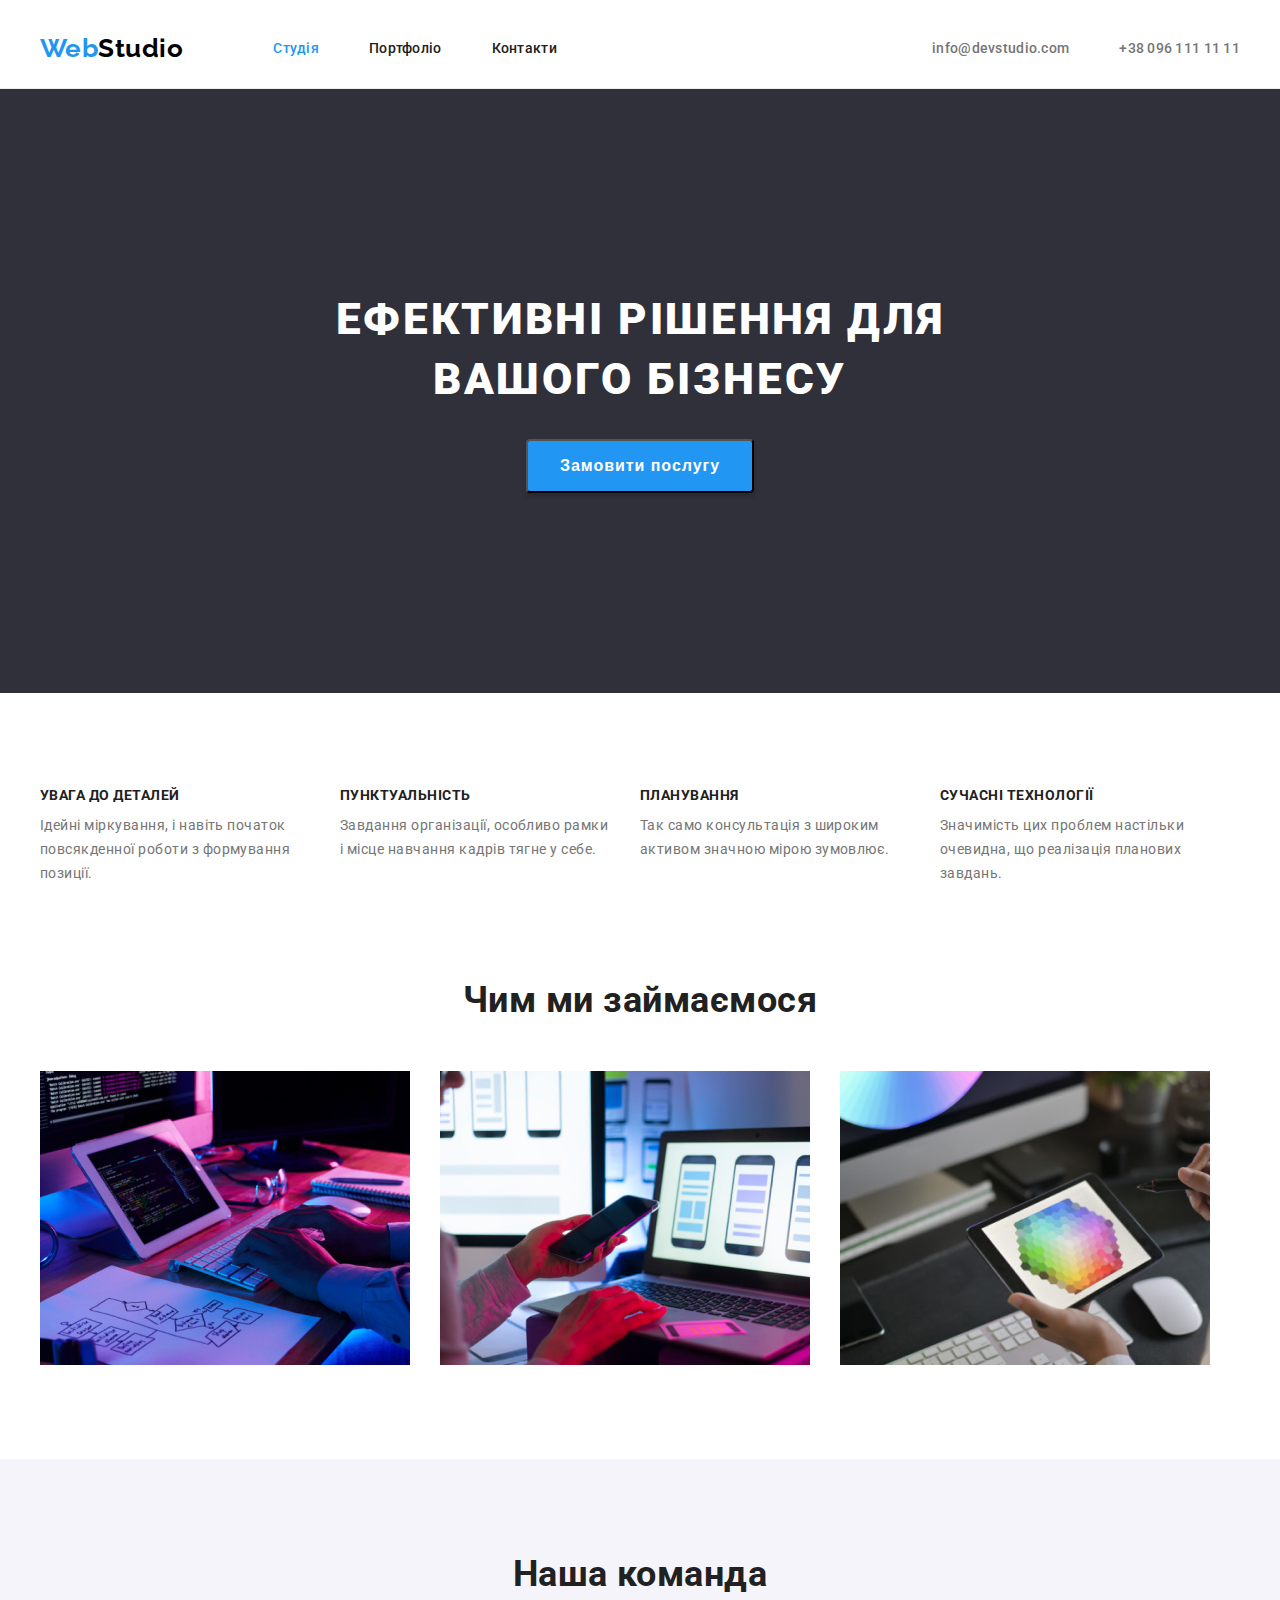
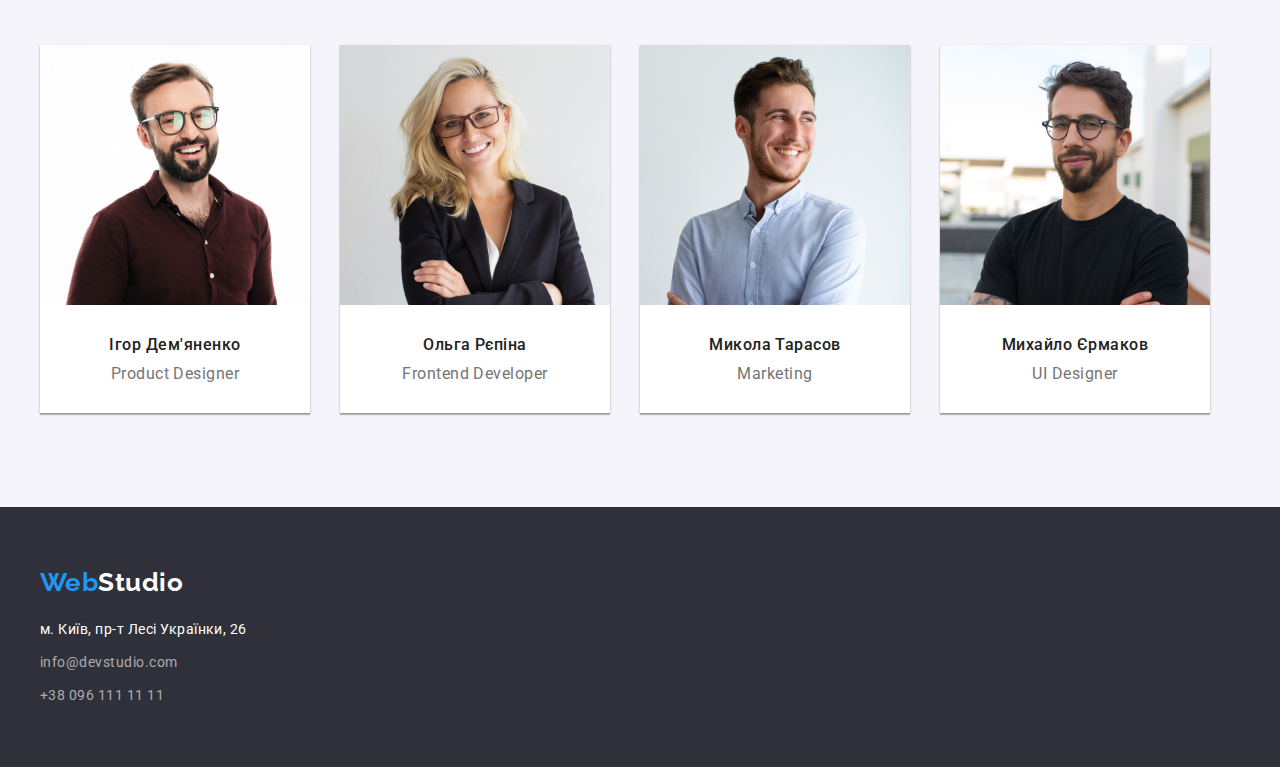
<file: index.html>
<!DOCTYPE html>
<html lang="uk">
  <head>
    <meta charset="UTF-8" />
    <meta name="viewport" content="width=device-width, initial-scale=1.0" />
    <title>Document</title>
    <link rel="preconnect" href="https://fonts.googleapis.com" />
    <link rel="preconnect" href="https://fonts.gstatic.com" crossorigin />

    <link
      href="https://fonts.googleapis.com/css2?family=Raleway:wght@700&family=Roboto:wght@400;500;700;900&display=swap"
      rel="stylesheet"
    />
    <link
      rel="stylesheet"
      href="https://cdnjs.cloudflare.com/ajax/libs/modern-normalize/2.0.0/modern-normalize.min.css"
      integrity="sha512-4xo8blKMVCiXpTaLzQSLSw3KFOVPWhm/TRtuPVc4WG6kUgjH6J03IBuG7JZPkcWMxJ5huwaBpOpnwYElP/m6wg=="
      crossorigin="anonymous"
      referrerpolicy="no-referrer"
    />
    <link rel="stylesheet" href="./css/styles.css" />
  </head>

  <body>
    <!-- секція1 heder -->
    <header class="header">
      <div class="container heder-container">
        <nav class="main-nav">
          <!-- логотип -->
          <a class="header-logo" href="/"
            >Web<span class="accent">Studio</span></a
          >
          <!-- навігація -->
          <ul class="header-nav">
            <li class="item-nav">
              <a href="" class="link header-nav current">Студія</a>
            </li>
            <li class="item-nav">
              <a href="./portfolio.html" class="link header-nav">Портфоліо</a>
            </li>
            <li class="item-nav header-item">
              <a href="" class="header-nav link">Контакти</a>
            </li>
          </ul>
        </nav>
        <!--    контакти     -->
        <ul class="header-kontact">
          <li class="item-nav">
            <a
              href="mailto:info@devstudio.com"
              class="header-kontact link kontact"
              >info@devstudio.com</a
            >
          </li>
          <li class="item-nav header-item">
            <a class="header-kontact link kontact" href="tel:+380961111111"
              >+38 096 111 11 11</a
            >
          </li>
        </ul>
      </div>
    </header>

    <main>
      <!-- секція герой-->
      <section class="section-hero">
        <div class="container coer">
          <h1 class="header-title">Ефективні рішення для вашого бізнесу</h1>
          <button class="main-btn cursor" type="button">
            Замовити послугу
          </button>
        </div>
      </section>

      <!-- секція 3 features особливості -->
      <section class="section-features">
        <div class="container features-container">
          <ul class="features">
            <li class="post">
              <h3 class="section-title">УВАГА ДО ДЕТАЛЕЙ</h3>
              <p class="section-text">
                Ідейні міркування, і навіть початок повсякденної роботи з
                формування позиції.
              </p>
            </li>

            <li class="post">
              <h3 class="section-title">ПУНКТУАЛЬНІСТЬ</h3>
              <p class="section-text">
                Завдання організації, особливо рамки і місце навчання кадрів
                тягне у себе.
              </p>
            </li>

            <li class="post">
              <h3 class="section-title">ПЛАНУВАННЯ</h3>
              <p class="section-text">
                Так само консультація з широким активом значною мірою зумовлює.
              </p>
            </li>
            <li class="post">
              <h3 class="section-title">СУЧАСНІ ТЕХНОЛОГІЇ</h3>
              <p class="section-text">
                Значимість цих проблем настільки очевидна, що реалізація
                планових завдань.
              </p>
            </li>
          </ul>
        </div>
      </section>

      <!--секція 4   чим ми займаємось-->
      <section class="works">
        <div class="container">
          <h2 class="section-heading">Чим ми займаємося</h2>
          <ul class="ourwork">
            <li class="img">
              <img src="images/img.jpg" alt="компютери" width="370" />
            </li>
            <li class="img">
              <img src="images/box2.jpg" alt="телефони" width="370" />
            </li>
            <li>
              <img src="images/img3.jpg" alt="планшети" width="370" />
            </li>
          </ul>
        </div>
      </section>

      <!-- секція5  наша команда -->
      <section class="team">
        <div class="container">
          <h2 class="section-headline">Наша команда</h2>
          <ul class="our-team">
            <li class="img-team">
              <img src="images/img4.jpg" alt="Ігор" width="270" />
              <div class="name-work">
                <h3 class="name">Ігор Дем'яненко</h3>
                <p class="work">Product Designer</p>
              </div>
            </li>

            <li class="img-team">
              <img src="images/img5.jpg" alt="Ольга" width="270" />
              <div class="name-work">
                <h3 class="name">Ольга Рєпіна</h3>
                <p class="work">Frontend Developer</p>
              </div>
            </li>

            <li class="img-team">
              <img src="images/img6.jpg" alt="Микола" width="270" />
              <div class="name-work">
                <h3 class="name">Микола Тарасов</h3>
                <p class="work">Marketing</p>
              </div>
            </li>

            <li class="img-team">
              <img src="images/img7.jpg" alt="Михайло" width="270" />
              <div class="name-work">
                <h3 class="name">Михайло Єрмаков</h3>
                <p class="work">UI Designer</p>
              </div>
            </li>
          </ul>
        </div>
      </section>
    </main>

    <!-- секція6  підвал -->
    <footer class="footer-main">
      <div class="container">
        <a href="/" class="footer-logo"
          >Web<span class="footer-studio">Studio</span></a
        >

        <address class="address">
          <p class="footer-adres">м. Київ, пр-т Лесі Українки, 26</p>

          <ul class="footer">
            <li class="footer-mail">
              <a href="mailto:info@devstudio.com" class="address-mail footer"
                >info@devstudio.com</a
              >
            </li>
            <li>
              <a href="tel:+380961111111" class="address-tel footer"
                >+38 096 111 11 11</a
              >
            </li>
          </ul>
        </address>
      </div>
    </footer>
  </body>
</html>
</file>
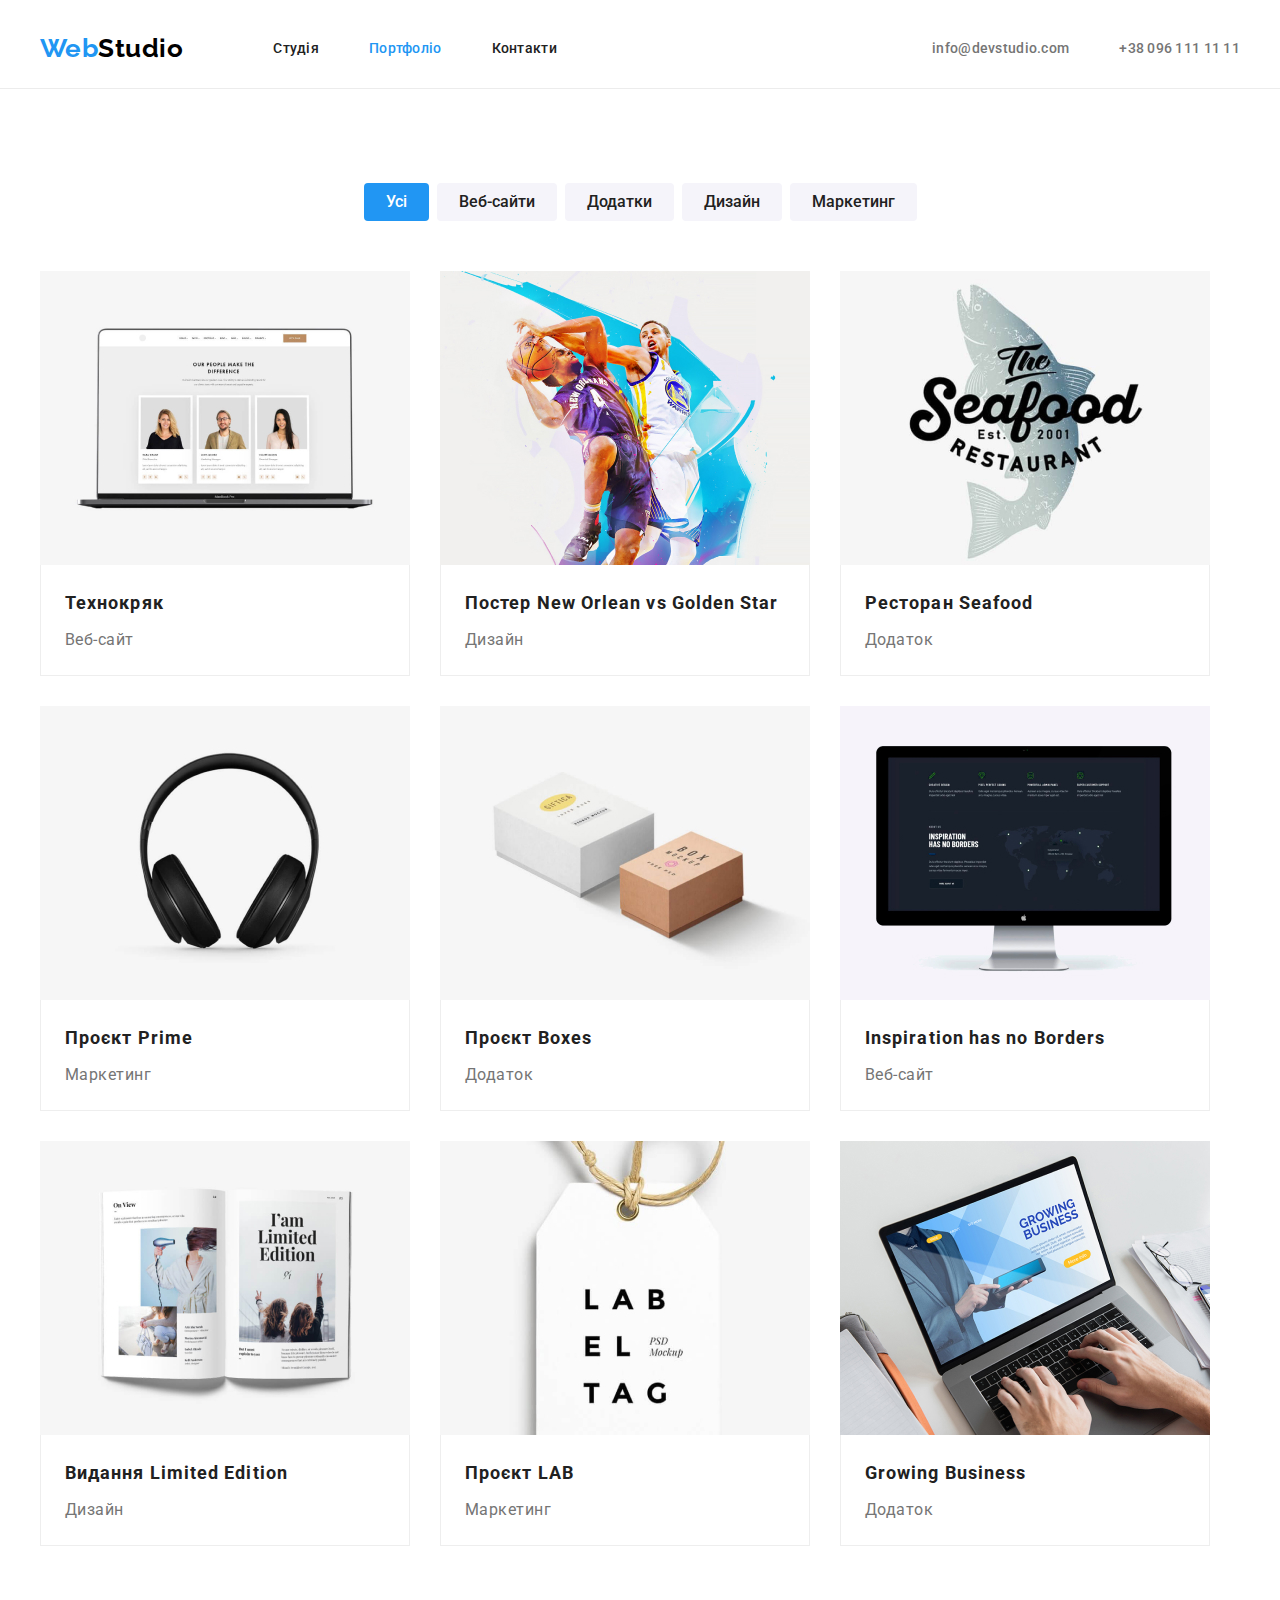
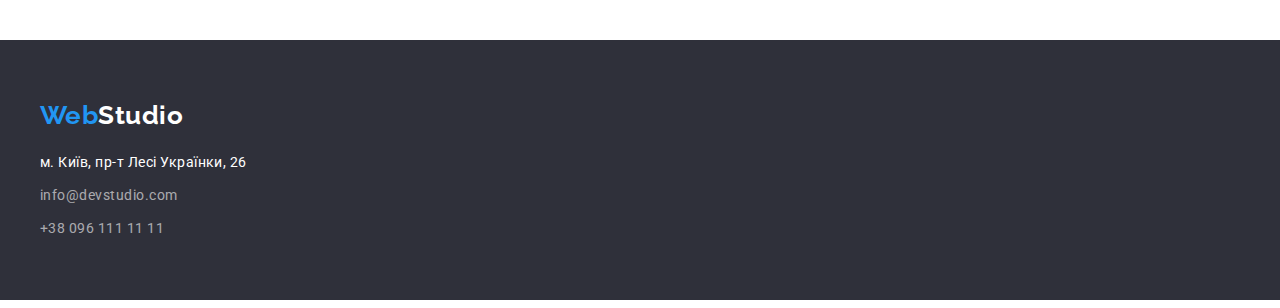
<file: portfolio.html>
<!DOCTYPE html>
<html lang="uk">
  <head>
    <meta charset="UTF-8" />
    <meta name="viewport" content="width=device-width, initial-scale=1.0" />
    <title>portfolio</title>
    <link rel="preconnect" href="https://fonts.googleapis.com" />
    <link rel="preconnect" href="https://fonts.gstatic.com" crossorigin />

    <link
      href="https://fonts.googleapis.com/css2?family=Raleway:wght@700&family=Roboto:wght@400;500;700;900&display=swap"
      rel="stylesheet"
    />

    <link
      rel="stylesheet"
      href="https://cdnjs.cloudflare.com/ajax/libs/modern-normalize/2.0.0/modern-normalize.min.css"
      integrity="sha512-4xo8blKMVCiXpTaLzQSLSw3KFOVPWhm/TRtuPVc4WG6kUgjH6J03IBuG7JZPkcWMxJ5huwaBpOpnwYElP/m6wg=="
      crossorigin="anonymous"
      referrerpolicy="no-referrer"
    />
    <link rel="stylesheet" href="./css/styles.css" />
  </head>

  <body>
    <!-- секція1 heder -->
    <header class="header">
      <div class="container heder-container">
        <nav class="main-nav">
          <a href="/" class="header-logo"
            >Web<span class="accent">Studio</span></a
          >

          <ul class="header-nav">
            <li class="item-nav">
              <a href="./index.html" class="link header-nav">Студія</a>
            </li>

            <li class="item-nav">
              <a href="" class="link header-nav current">Портфоліо</a>
            </li>

            <li class="item-nav">
              <a href="" class="link header-nav">Контакти</a>
            </li>
          </ul>
        </nav>
        <!-- секція 2 контакти -->
        <ul class="header-kontact">
          <li class="item-nav">
            <a
              class="header-kontact link kontact"
              href="mailto:info@devstudio.com"
              >info@devstudio.com</a
            >
          </li>
          <li class="item-nav header-item">
            <a href="tel:+380961111111" class="link header-kontact kontact"
              >+38 096 111 11 11</a
            >
          </li>
        </ul>
      </div>
    </header>

    <!-- секція проекти -->
    <main>
      <section class="portfolio">
        <div class="container">
          <ul class="btn-projects">
            <li class="item-btn">
              <button class="btn-nav" type="button">Усі</button>
            </li>
            <li class="item-btn">
              <button class="btn nav" type="button">Веб-сайти</button>
            </li>
            <li class="item-btn">
              <button class="btn nav" type="button">Додатки</button>
            </li>
            <li class="item-btn">
              <button class="btn nav" type="button">Дизайн</button>
            </li>
            <li class="item-btn">
              <button class="btn nav" type="button">Маркетинг</button>
            </li>
          </ul>

          <ul class="projects">
            <li class="item">
              <a class="project" href="">
                <img src="images/img8.jpg" alt="наш вебсайт" width="370" />

                <div class="proect">
                  <h2 class="proect-title">Технокряк</h2>
                  <p class="proect-txt">Веб-сайт</p>
                </div>
              </a>
            </li>

            <li class="item">
              <a class="project" href="">
                <img src="images/img9.jpg" alt="дизайни" width="370" />

                <div class="proect">
                  <h2 class="proect-title">Постер New Orlean vs Golden Star</h2>
                  <p class="proect-txt">Дизайн</p>
                </div>
              </a>
            </li>
            <li class="item pol">
              <a class="project" href="">
                <img src="images/img10.jpg" alt="додатки" width="370" />

                <div class="proect">
                  <h2 class="proect-title">Ресторан Seafood</h2>
                  <p class="proect-txt">Додаток</p>
                </div>
              </a>
            </li>
            <li class="item">
              <a class="project" href="">
                <img src="images/img11.jpg" alt="проєкт Prime " width="370" />
                <div class="proect">
                  <h2 class="proect-title">Проєкт Prime</h2>
                  <p class="proect-txt">Маркетинг</p>
                </div>
              </a>
            </li>
            <li class="item">
              <a class="project" href="">
                <img src="images/img12.jpg" alt="Проєкт Boxes" width="370" />

                <div class="proect">
                  <h2 class="proect-title">Проєкт Boxes</h2>
                  <p class="proect-txt">Додаток</p>
                </div>
              </a>
            </li>
            <li class="item pol">
              <a class="project" href="">
                <img src="images/img13.jpg" alt="Веб-сайт " width="370" />
                <div class="proect">
                  <h2 class="proect-title">Inspiration has no Borders</h2>
                  <p class="proect-txt">Веб-сайт</p>
                </div>
              </a>
            </li>
            <li class="item">
              <a class="project" href="">
                <img src="images/img14.jpg" alt="Видання" width="370" />

                <div class="proect">
                  <h2 class="proect-title">Видання Limited Edition</h2>
                  <p class="proect-txt">Дизайн</p>
                </div>
              </a>
            </li>
            <li class="item">
              <a class="project" href="">
                <img src="images/img15.jpg" alt="Проєкти LAB" width="370" />
                <div class="proect">
                  <h2 class="proect-title">Проєкт LAB</h2>
                  <p class="proect-txt">Маркетинг</p>
                </div>
              </a>
            </li>
            <li class="item pol">
              <a class="project" href="">
                <img
                  src="images/img16.jpg"
                  alt="Додаток Business"
                  width="370"
                />
                <div class="proect">
                  <h2 class="proect-title">Growing Business</h2>
                  <p class="proect-txt">Додаток</p>
                </div>
              </a>
            </li>
          </ul>
        </div>
      </section>
    </main>

    <!-- footer -->
    <footer class="footer-main">
      <div class="container">
        <a href="/" class="footer-logo"
          >Web<span class="footer-studio">Studio</span></a
        >

        <address class="address">
          <div class="footer-adres">м. Київ, пр-т Лесі Українки, 26</div>

          <ul class="footer">
            <li class="footer-mail">
              <a href="mailto:info@devstudio.com" class="address-mail footer"
                >info@devstudio.com</a
              >
            </li>

            <li>
              <a href="tel:+380961111111" class="address-tel footer"
                >+38 096 111 11 11</a
              >
            </li>
          </ul>
        </address>
      </div>
    </footer>
  </body>
</html>
</file>
<file: css/styles.css>
:root {
  /* шрифти */
  --main-font: 'Roboto', sans-serif;
  --secondary-font: 'Raleway', sans-serif;

  /* колір текста */
  --primary-color: #212121;
  --accent-color: #2196f3;
  --white-col: #ffffff;
  --gray-col: #757575;
}

body {
  font-family: var(--main-font);
  background-color: var(--white-col);
  letter-spacing: 0.03em;
  color: var(--primary-color);
}

/* контейнери для секцій div container */
body {
  margin-left: auto;
  margin-right: auto;
}
.container {
  width: 1200px;

  padding-left: 15px;
  padding-right: 15px;

  margin-left: auto;
  margin-right: auto;
}
h1,
h2,
h3,
h4,
p {
  margin: 0;
}
img {
  display: block;
}
ul {
  margin: 0;
  padding: 0;
}

/*==================================
 секція heder навігація ,логотип*/
.header {
  border-bottom: 1px solid #ececec;
}
.heder-container {
  display: flex;
  align-items: center;
}
.header-logo {
  margin-right: 90px;
  font-family: var(--secondary-font);
  font-weight: 700;
  font-size: 26px;

  color: var(--accent-color);
  text-decoration: none;
}
.accent {
  color: #000;
}

/* навігація */

.header-nav {
  display: flex;
  align-items: center;

  font-weight: 500;
  font-size: 14px;
  letter-spacing: 0.02em;
  color: var(--primary-color);
  text-decoration: none;
}
.item-nav {
  margin-right: 50px;
}
.header-item:last-child {
  margin-right: 0px;
}
.main-nav {
  display: flex;
  align-items: center;
}
.link {
  padding-top: 32px;
  padding-bottom: 32px;
}

.link:hover,
.link:focus {
  color: var(--accent-color);
}
.link.current {
  color: var(--accent-color);
}

.header-kontact {
  margin-left: auto;
  display: flex;

  font-weight: 500;
  font-size: 14px;
  letter-spacing: 0.02em;
  color: var(--gray-col);
  text-decoration: none;
}
.kontact {
  padding-top: 32px;
  padding-bottom: 32px;
}
.header-kontact,
.header-nav {
  list-style: none;
}

/*===========================
 секція герой */
.section-hero {
  background: #2f303a;
  text-align: center;

  padding-top: 200px;
  padding-bottom: 200px;
}
.header-title {
  font-weight: 900;
  font-size: 44px;
  line-height: 1.36364;
  letter-spacing: 0.06em;
  text-transform: uppercase;

  color: var(--white-col);
  margin-bottom: 30px;
  width: 626px;
  margin-left: auto;
  margin-right: auto;
}

.main-btn {
  display: inline-block;
  border-radius: 4px;
  padding: 10px 32px;
  box-shadow: 0 4px 4px 0 rgba(0, 0, 0, 0.15);
  background: #2196f3;

  font-weight: 700;
  font-size: 16px;
  line-height: 1.875;
  letter-spacing: 0.06em;

  color: var(--white-col);
  background-color: var(--accent-color);
  cursor: pointer;
}

/* секція 3 features особливості */

.section-features {
  padding-top: 94px;
  padding-bottom: 94px;
}
.features {
  display: flex;
  list-style: none;
}
.post {
  width: 270px;
  margin-right: 30px;
}
.post:last-child {
  margin-right: 0px;
}

.section-title {
  margin-top: 0px;
  margin-bottom: 10px;
  font-weight: 700;
  font-size: 14px;
  text-transform: uppercase;
}
.section-text {
  font-size: 14px;
  line-height: 1.71429;
  color: var(--gray-col);
}

/* секція 4 чим ми займаїмось */
.works {
  padding-bottom: 94px;
}
.img {
  margin-right: 30px;
}
.ourwork {
  display: flex;
  list-style: none;
}
.works .section-heading {
  font-weight: 700;
  font-size: 36px;
  text-align: center;
  margin-bottom: 50px;
}

/* секція 5 наша команда */
.team {
  background: #f5f4fa;
  padding-top: 94px;
  padding-bottom: 94px;
}
.our-team {
  display: flex;

  list-style: none;
}
.img-team {
  margin-right: 30px;
  box-shadow: 0 2px 1px 0 rgba(0, 0, 0, 0.2), 0 1px 1px 0 rgba(0, 0, 0, 0.14),
    0 1px 3px 0 rgba(0, 0, 0, 0.12);
  background: #fff;
  height: 368px;
}
.img-team:last-child {
  margin-right: 0px;
}
.section-headline {
  font-weight: 700;
  font-size: 36px;
  text-align: center;
  margin-bottom: 50px;
}
.name {
  margin-bottom: 10px;
  font-weight: 500;
  font-size: 16px;
  text-align: center;
}
.work {
  font-size: 16px;
  color: var(--gray-col);
  text-align: center;
}
.name-work {
  padding-top: 30px;
  padding-bottom: 30px;
}

/*===================================
 секція 6 підвал */
.footer-main {
  padding-top: 60px;
  padding-bottom: 60px;
  background: #2f303a;
}
.footer-mail {
  margin-bottom: 9px;
}
.footer-adres {
  margin-bottom: 9px;
}
.footer-logo {
  font-family: var(--secondary-font);
  font-weight: 700;
  font-size: 26px;
  color: var(--accent-color);
  text-decoration: none;
}
.footer-studio {
  color: var(--white-col);
}
.address {
  font-family: 'Roboto', sans-serif;
  font-style: normal;
  font-size: 14px;
  line-height: 1.71429;
  color: var(--white-col);
  margin: 20px 0px 0px 0px;
}
.address-mail,
.address-tel {
  font-family: var(--main-font);
  font-style: normal;
  font-size: 14px;
  line-height: 1.71429;
  color: rgba(255, 255, 255, 0.6);
}

.footer:hover,
.footer:focus {
  color: #ffffff;
}
.footer {
  margin: 0px;
  padding: 0px;
  list-style: none;
  text-decoration: none;
}

/* ==================================================
  --portfolio--
 */
.portfolio {
  padding-top: 94px;
  padding-bottom: 94px;
}
.nav:hover,
.nav:focus {
  color: var(--white-col);
  background-color: var(--accent-color);
}

.btn-nav {
  font-family: 'Roboto', sans-serif;
  font-weight: 500;
  font-size: 16px;
  line-height: 1.625;

  color: var(--white-col);
  background-color: var(--accent-color);

  cursor: pointer;
  padding: 6px 22px;
  border-radius: 4px;
  border: none;
}
.btn {
  font-family: 'Roboto', sans-serif;
  font-weight: 500;
  font-size: 16px;
  line-height: 1.625;

  background-color: #f5f4fa;
  color: #212121;

  cursor: pointer;
  padding: 6px 22px;
  border-radius: 4px;
  border: none;
}

.portfolio .btn-projects {
  display: flex;
  align-items: center;
  justify-content: center;

  margin-bottom: 50px;
  list-style: none;
}
.item-btn {
  margin-right: 8px;
}
.item-btn:last-child {
  margin-right: 0px;
}

/* секція проекти */
.proect {
  padding: 20px 24px;
  border-right: 1px solid #eee;
  border-bottom: 1px solid #eee;
  border-left: 1px solid #eee;
}
.proect-title {
  margin-bottom: 4px;

  font-weight: 700;
  font-size: 18px;
  line-height: 2;
  letter-spacing: 0.06em;
  color: var(--primary-color);
}
.proect-txt {
  font-size: 16px;
  line-height: 1.875;
  color: var(--gray-col);
}
.projects {
  list-style: none;
  display: flex;
  flex-wrap: wrap;
  gap: 30px;
}

.project {
  text-decoration: none;
}
</file>
